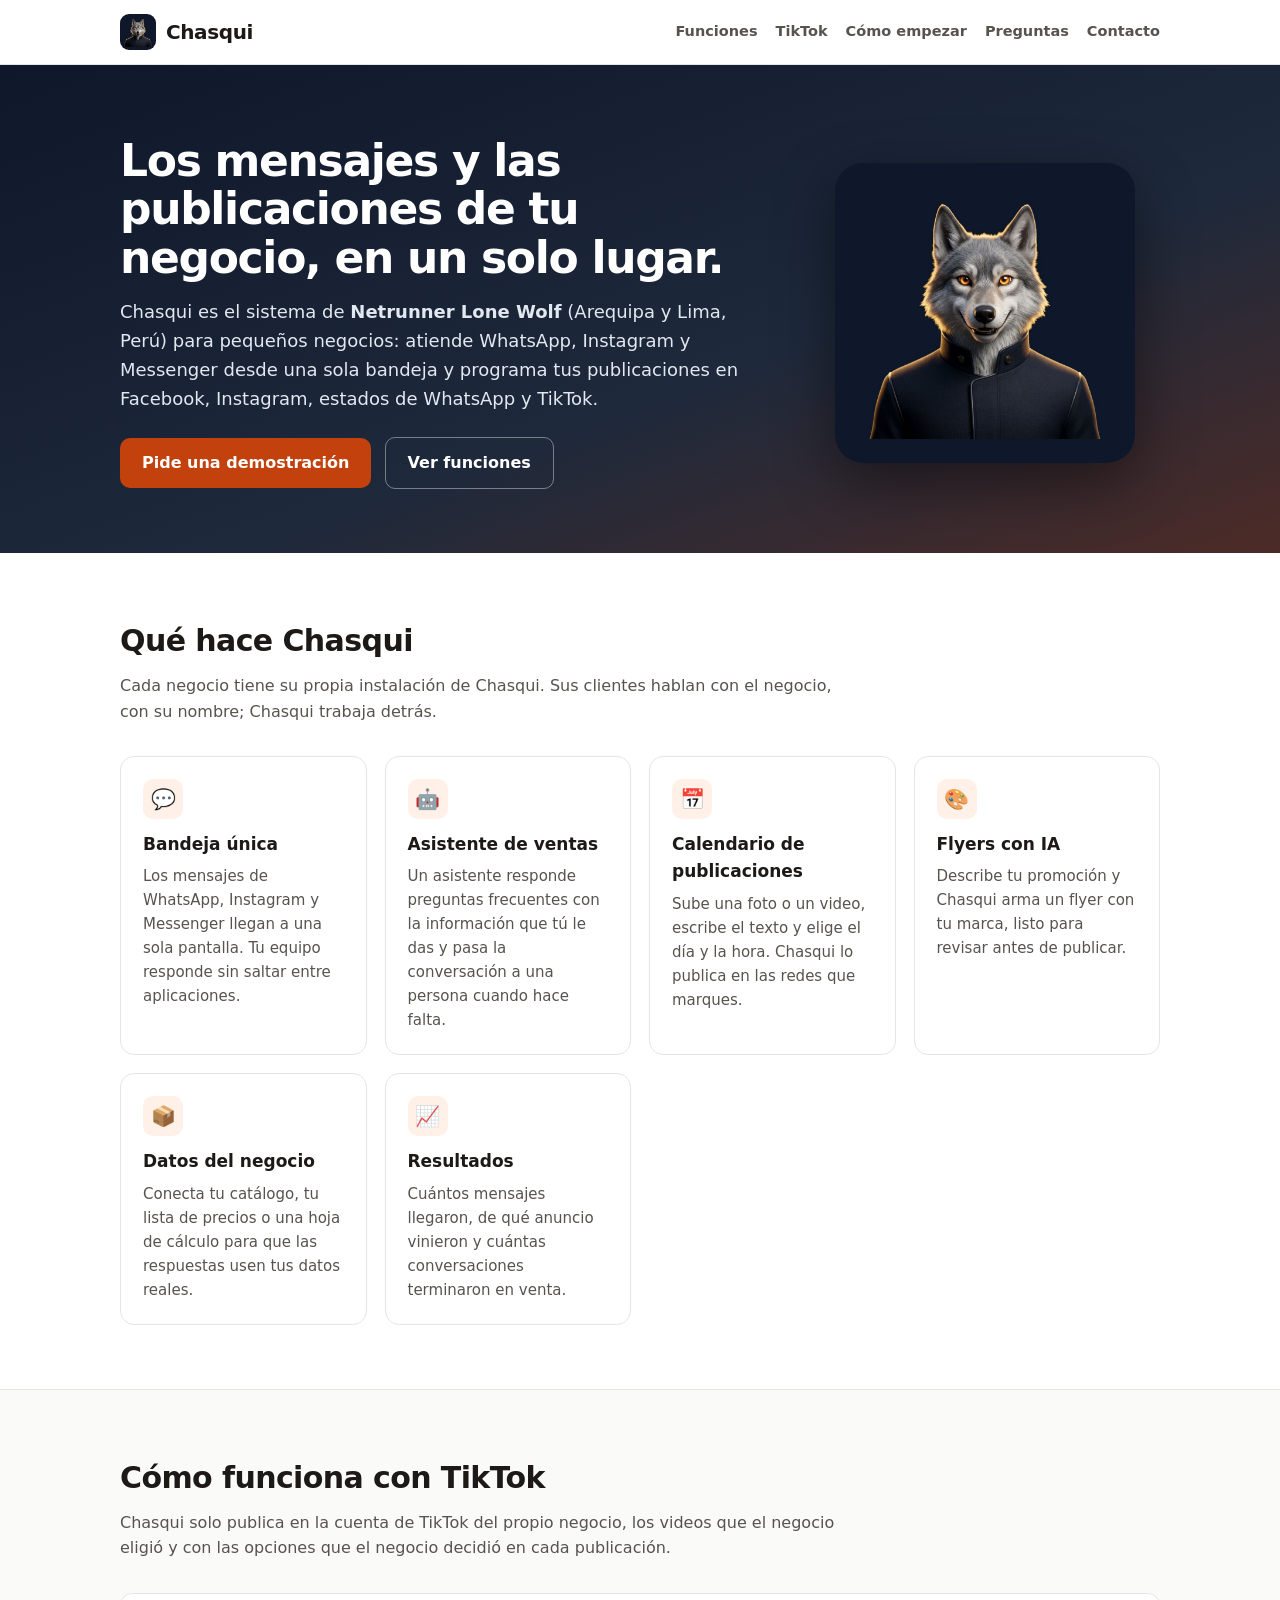
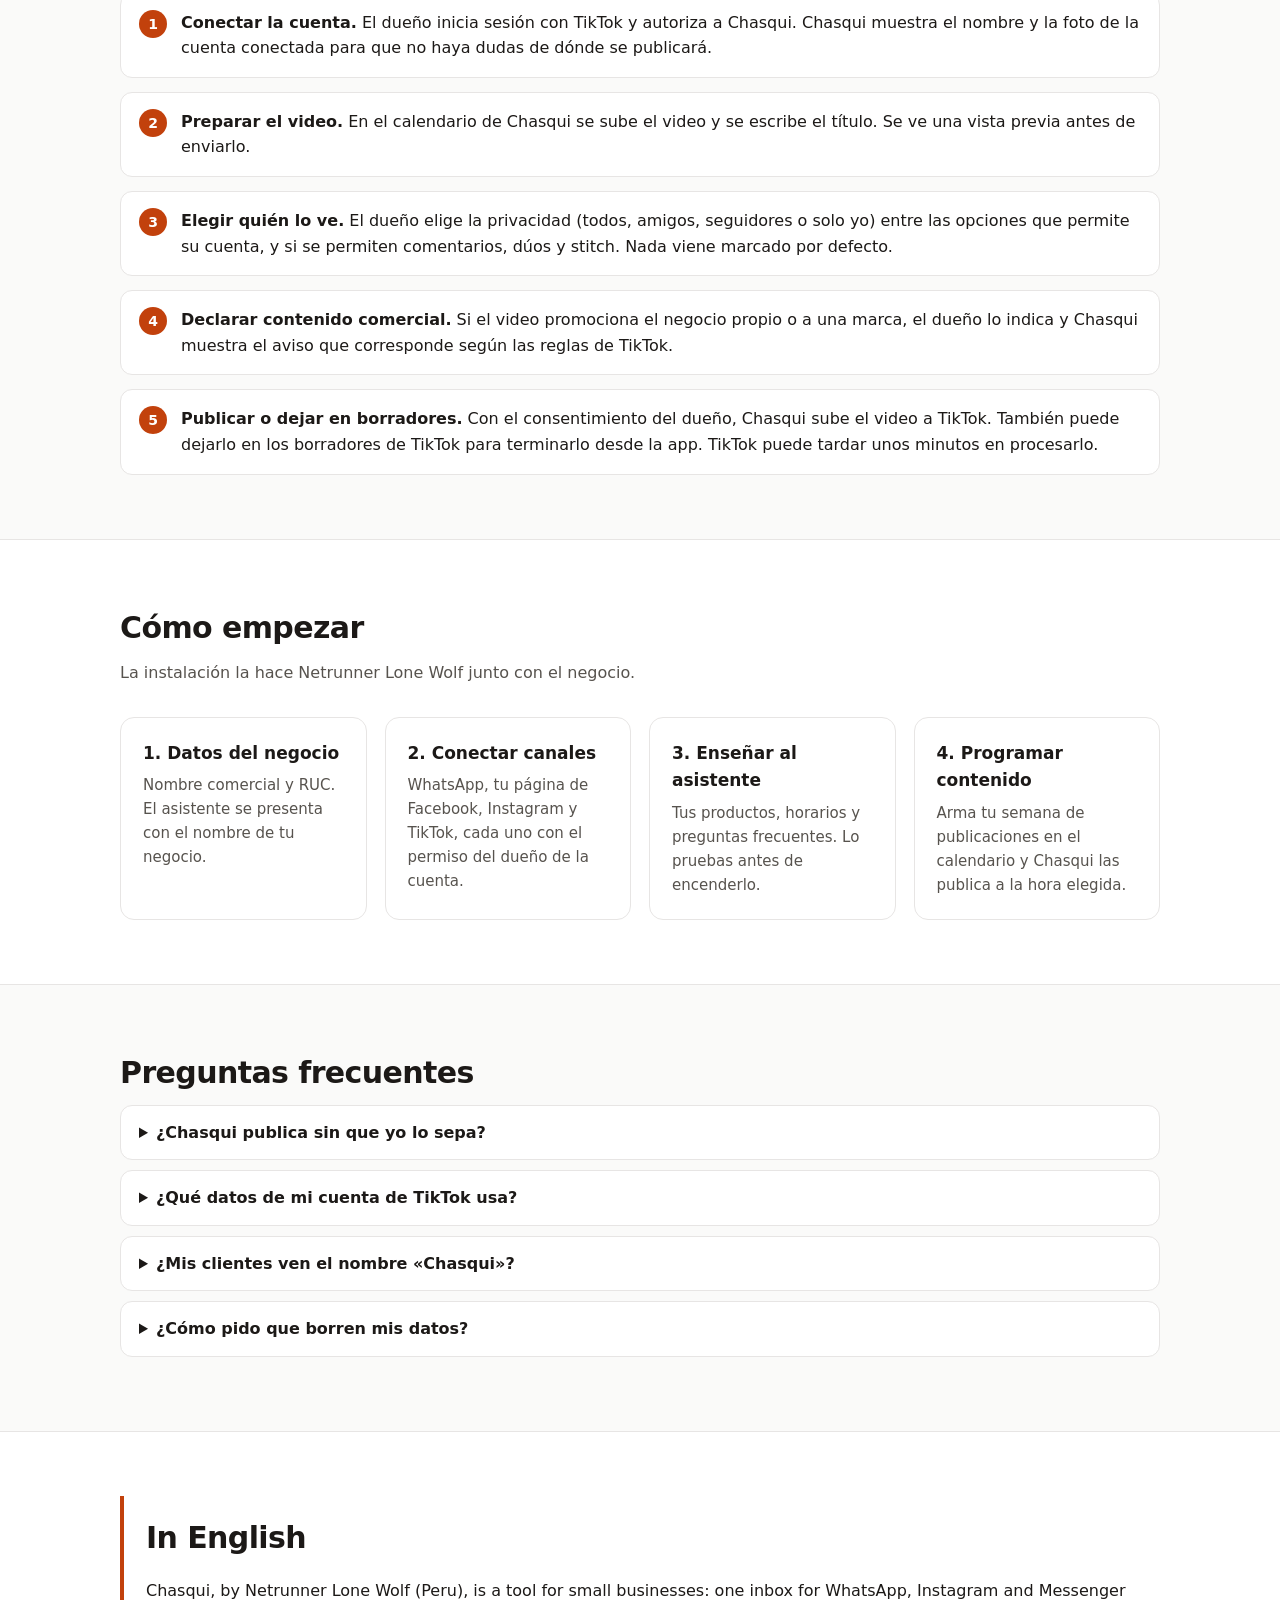
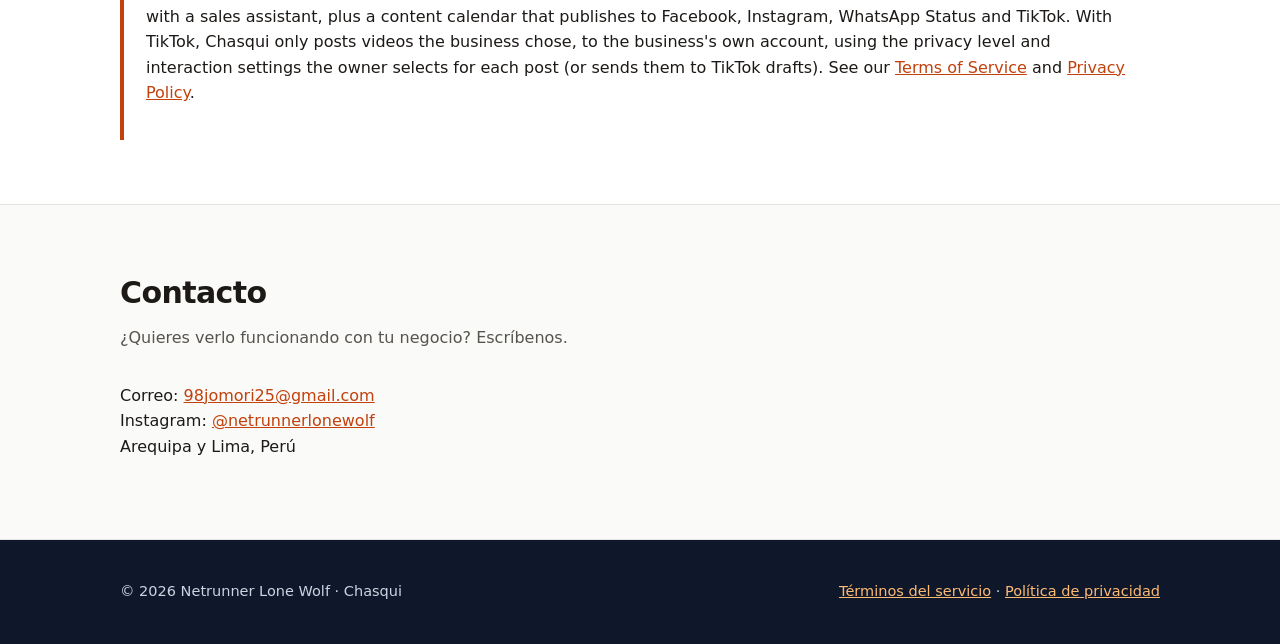
<file: index.html>
<!doctype html>
<html lang="es">
<head>
<meta charset="utf-8">
<meta name="viewport" content="width=device-width,initial-scale=1">
<title>Chasqui — Mensajes y publicaciones de tu negocio en un solo lugar</title>
<meta name="description" content="Chasqui, de Netrunner Lone Wolf: bandeja única de WhatsApp, Instagram y Messenger con asistente de ventas, y calendario que publica en Facebook, Instagram, estados de WhatsApp y TikTok.">
<link rel="icon" type="image/jpeg" href="icono.jpg">
<link rel="apple-touch-icon" href="icono.jpg">
<link rel="stylesheet" href="estilo.css">
</head>
<body>
<header class="top"><div class="wrap">
  <a class="logo" href="index.html"><img src="icono.jpg" alt="">Chasqui</a>
  <nav class="menu">
    <a href="#funciones">Funciones</a>
    <a href="#tiktok">TikTok</a>
    <a href="#como">Cómo empezar</a>
    <a href="#preguntas">Preguntas</a>
    <a href="#contacto">Contacto</a>
  </nav>
</div></header>

<div class="hero"><div class="wrap">
  <div>
    <h1>Los mensajes y las publicaciones de tu negocio, en un solo lugar.</h1>
    <p>Chasqui es el sistema de <strong>Netrunner Lone Wolf</strong> (Arequipa y Lima, Perú) para pequeños negocios: atiende WhatsApp, Instagram y Messenger desde una sola bandeja y programa tus publicaciones en Facebook, Instagram, estados de WhatsApp y TikTok.</p>
    <a class="btn" href="#contacto">Pide una demostración</a>
    <a class="btn ghost" href="#funciones">Ver funciones</a>
  </div>
  <img src="icono.jpg" alt="Logo de Chasqui: un lobo">
</div></div>

<section id="funciones"><div class="wrap">
  <h2>Qué hace Chasqui</h2>
  <p class="lead">Cada negocio tiene su propia instalación de Chasqui. Sus clientes hablan con el negocio, con su nombre; Chasqui trabaja detrás.</p>
  <div class="grid">
    <div class="card"><span class="icon">💬</span><h3>Bandeja única</h3><p>Los mensajes de WhatsApp, Instagram y Messenger llegan a una sola pantalla. Tu equipo responde sin saltar entre aplicaciones.</p></div>
    <div class="card"><span class="icon">🤖</span><h3>Asistente de ventas</h3><p>Un asistente responde preguntas frecuentes con la información que tú le das y pasa la conversación a una persona cuando hace falta.</p></div>
    <div class="card"><span class="icon">📅</span><h3>Calendario de publicaciones</h3><p>Sube una foto o un video, escribe el texto y elige el día y la hora. Chasqui lo publica en las redes que marques.</p></div>
    <div class="card"><span class="icon">🎨</span><h3>Flyers con IA</h3><p>Describe tu promoción y Chasqui arma un flyer con tu marca, listo para revisar antes de publicar.</p></div>
    <div class="card"><span class="icon">📦</span><h3>Datos del negocio</h3><p>Conecta tu catálogo, tu lista de precios o una hoja de cálculo para que las respuestas usen tus datos reales.</p></div>
    <div class="card"><span class="icon">📈</span><h3>Resultados</h3><p>Cuántos mensajes llegaron, de qué anuncio vinieron y cuántas conversaciones terminaron en venta.</p></div>
  </div>
</div></section>

<section id="tiktok" class="alt"><div class="wrap">
  <h2>Cómo funciona con TikTok</h2>
  <p class="lead">Chasqui solo publica en la cuenta de TikTok del propio negocio, los videos que el negocio eligió y con las opciones que el negocio decidió en cada publicación.</p>
  <ol class="steps">
    <li><strong>Conectar la cuenta.</strong> El dueño inicia sesión con TikTok y autoriza a Chasqui. Chasqui muestra el nombre y la foto de la cuenta conectada para que no haya dudas de dónde se publicará.</li>
    <li><strong>Preparar el video.</strong> En el calendario de Chasqui se sube el video y se escribe el título. Se ve una vista previa antes de enviarlo.</li>
    <li><strong>Elegir quién lo ve.</strong> El dueño elige la privacidad (todos, amigos, seguidores o solo yo) entre las opciones que permite su cuenta, y si se permiten comentarios, dúos y stitch. Nada viene marcado por defecto.</li>
    <li><strong>Declarar contenido comercial.</strong> Si el video promociona el negocio propio o a una marca, el dueño lo indica y Chasqui muestra el aviso que corresponde según las reglas de TikTok.</li>
    <li><strong>Publicar o dejar en borradores.</strong> Con el consentimiento del dueño, Chasqui sube el video a TikTok. También puede dejarlo en los borradores de TikTok para terminarlo desde la app. TikTok puede tardar unos minutos en procesarlo.</li>
  </ol>
</div></section>

<section id="como"><div class="wrap">
  <h2>Cómo empezar</h2>
  <p class="lead">La instalación la hace Netrunner Lone Wolf junto con el negocio.</p>
  <div class="grid">
    <div class="card"><h3>1. Datos del negocio</h3><p>Nombre comercial y RUC. El asistente se presenta con el nombre de tu negocio.</p></div>
    <div class="card"><h3>2. Conectar canales</h3><p>WhatsApp, tu página de Facebook, Instagram y TikTok, cada uno con el permiso del dueño de la cuenta.</p></div>
    <div class="card"><h3>3. Enseñar al asistente</h3><p>Tus productos, horarios y preguntas frecuentes. Lo pruebas antes de encenderlo.</p></div>
    <div class="card"><h3>4. Programar contenido</h3><p>Arma tu semana de publicaciones en el calendario y Chasqui las publica a la hora elegida.</p></div>
  </div>
</div></section>

<section id="preguntas" class="alt"><div class="wrap">
  <h2>Preguntas frecuentes</h2>
  <details><summary>¿Chasqui publica sin que yo lo sepa?</summary><p>No. Solo publica lo que el negocio subió y programó en su calendario, en las cuentas que el propio negocio conectó. Se puede desconectar cualquier cuenta en cualquier momento.</p></details>
  <details><summary>¿Qué datos de mi cuenta de TikTok usa?</summary><p>El identificador, el nombre y la foto del perfil para mostrar qué cuenta está conectada, las opciones de privacidad disponibles en tu cuenta y el permiso para subir los videos que tú elijas. Detalles en la <a href="privacidad.html">política de privacidad</a>.</p></details>
  <details><summary>¿Mis clientes ven el nombre «Chasqui»?</summary><p>No. Tus clientes ven el nombre de tu negocio. Chasqui es la herramienta interna.</p></details>
  <details><summary>¿Cómo pido que borren mis datos?</summary><p>Escribe a <a href="mailto:98jomori25@gmail.com">98jomori25@gmail.com</a>. Se atiende en un máximo de 30 días.</p></details>
</div></section>

<section><div class="wrap">
  <div class="en">
    <h2>In English</h2>
    <p>Chasqui, by Netrunner Lone Wolf (Peru), is a tool for small businesses: one inbox for WhatsApp, Instagram and Messenger with a sales assistant, plus a content calendar that publishes to Facebook, Instagram, WhatsApp Status and TikTok. With TikTok, Chasqui only posts videos the business chose, to the business's own account, using the privacy level and interaction settings the owner selects for each post (or sends them to TikTok drafts). See our <a href="terminos.html">Terms of Service</a> and <a href="privacidad.html">Privacy Policy</a>.</p>
  </div>
</div></section>

<section id="contacto" class="alt"><div class="wrap">
  <h2>Contacto</h2>
  <p class="lead">¿Quieres verlo funcionando con tu negocio? Escríbenos.</p>
  <p>Correo: <a href="mailto:98jomori25@gmail.com">98jomori25@gmail.com</a><br>Instagram: <a href="https://www.instagram.com/netrunnerlonewolf/">@netrunnerlonewolf</a><br>Arequipa y Lima, Perú</p>
</div></section>

<footer class="bottom"><div class="wrap">
  <div>© 2026 Netrunner Lone Wolf · Chasqui</div>
  <div><a href="terminos.html">Términos del servicio</a> · <a href="privacidad.html">Política de privacidad</a></div>
</div></footer>
</body>
</html>
</file>
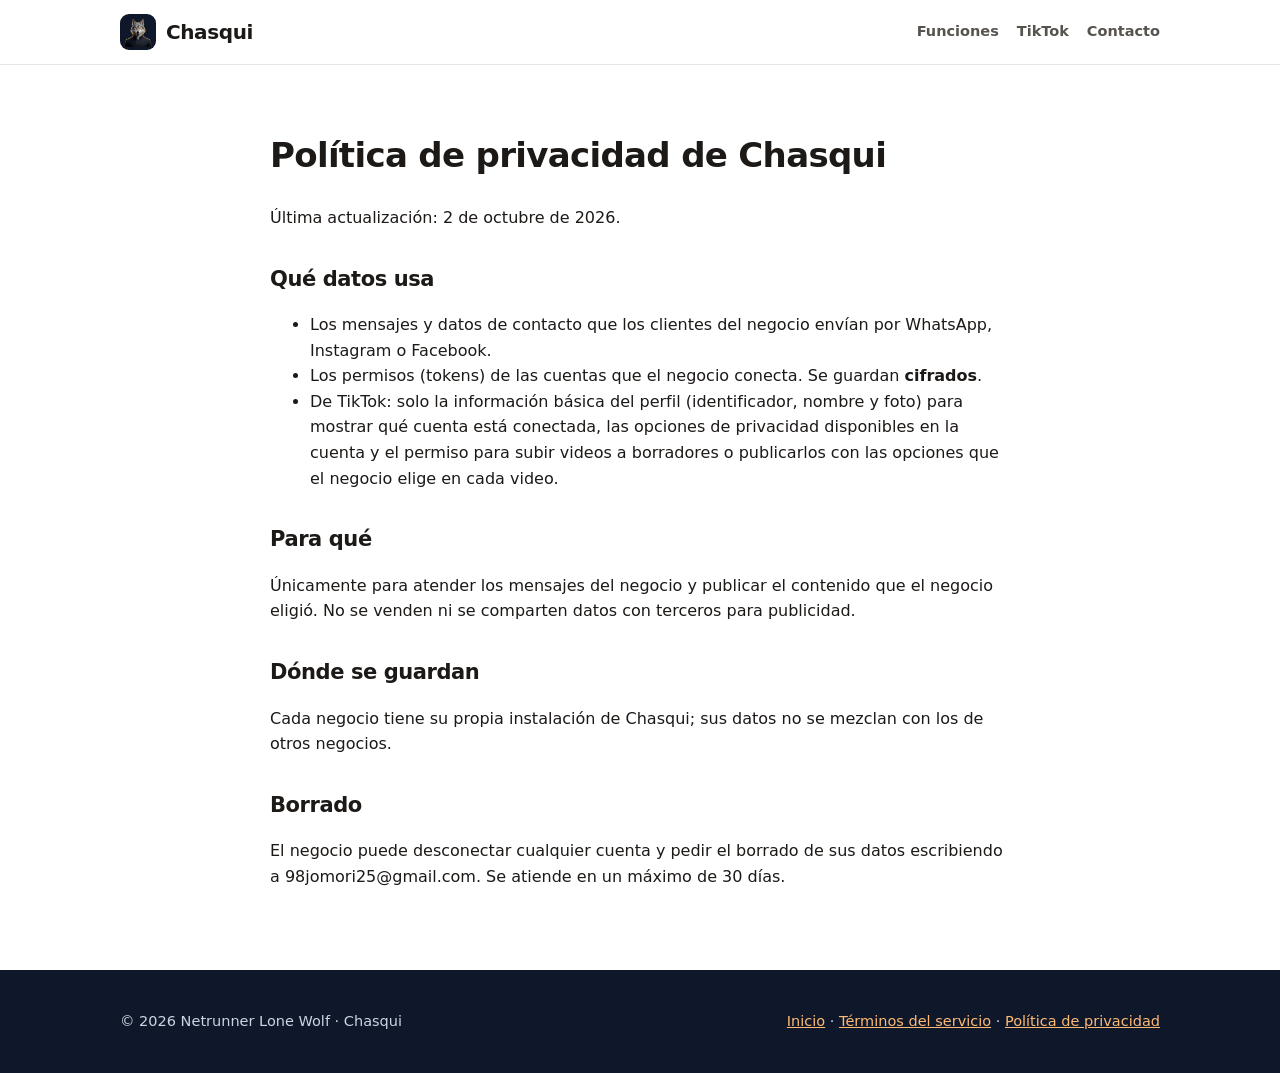
<file: privacidad.html>
<!doctype html><html lang="es"><head><meta charset="utf-8"><meta name="viewport" content="width=device-width,initial-scale=1"><title>Política de privacidad — Chasqui</title><link rel="icon" type="image/jpeg" href="icono.jpg"><link rel="apple-touch-icon" href="icono.jpg"><link rel="stylesheet" href="estilo.css"></head><body>
<header class="top"><div class="wrap"><a class="logo" href="index.html"><img src="icono.jpg" alt="">Chasqui</a><nav class="menu"><a href="index.html#funciones">Funciones</a><a href="index.html#tiktok">TikTok</a><a href="index.html#contacto">Contacto</a></nav></div></header>
<main class="doc">
<h1>Política de privacidad de Chasqui</h1>
<p>Última actualización: 2 de octubre de 2026.</p>
<h2>Qué datos usa</h2>
<ul><li>Los mensajes y datos de contacto que los clientes del negocio envían por WhatsApp, Instagram o Facebook.</li>
<li>Los permisos (tokens) de las cuentas que el negocio conecta. Se guardan <strong>cifrados</strong>.</li>
<li>De TikTok: solo la información básica del perfil (identificador, nombre y foto) para mostrar qué cuenta está conectada, las opciones de privacidad disponibles en la cuenta y el permiso para subir videos a borradores o publicarlos con las opciones que el negocio elige en cada video.</li></ul>
<h2>Para qué</h2>
<p>Únicamente para atender los mensajes del negocio y publicar el contenido que el negocio eligió. No se venden ni se comparten datos con terceros para publicidad.</p>
<h2>Dónde se guardan</h2>
<p>Cada negocio tiene su propia instalación de Chasqui; sus datos no se mezclan con los de otros negocios.</p>
<h2>Borrado</h2>
<p>El negocio puede desconectar cualquier cuenta y pedir el borrado de sus datos escribiendo a 98jomori25@gmail.com. Se atiende en un máximo de 30 días.</p>
</main>
<footer class="bottom"><div class="wrap"><div>© 2026 Netrunner Lone Wolf · Chasqui</div><div><a href="index.html">Inicio</a> · <a href="terminos.html">Términos del servicio</a> · <a href="privacidad.html">Política de privacidad</a></div></div></footer></body></html>
</file>
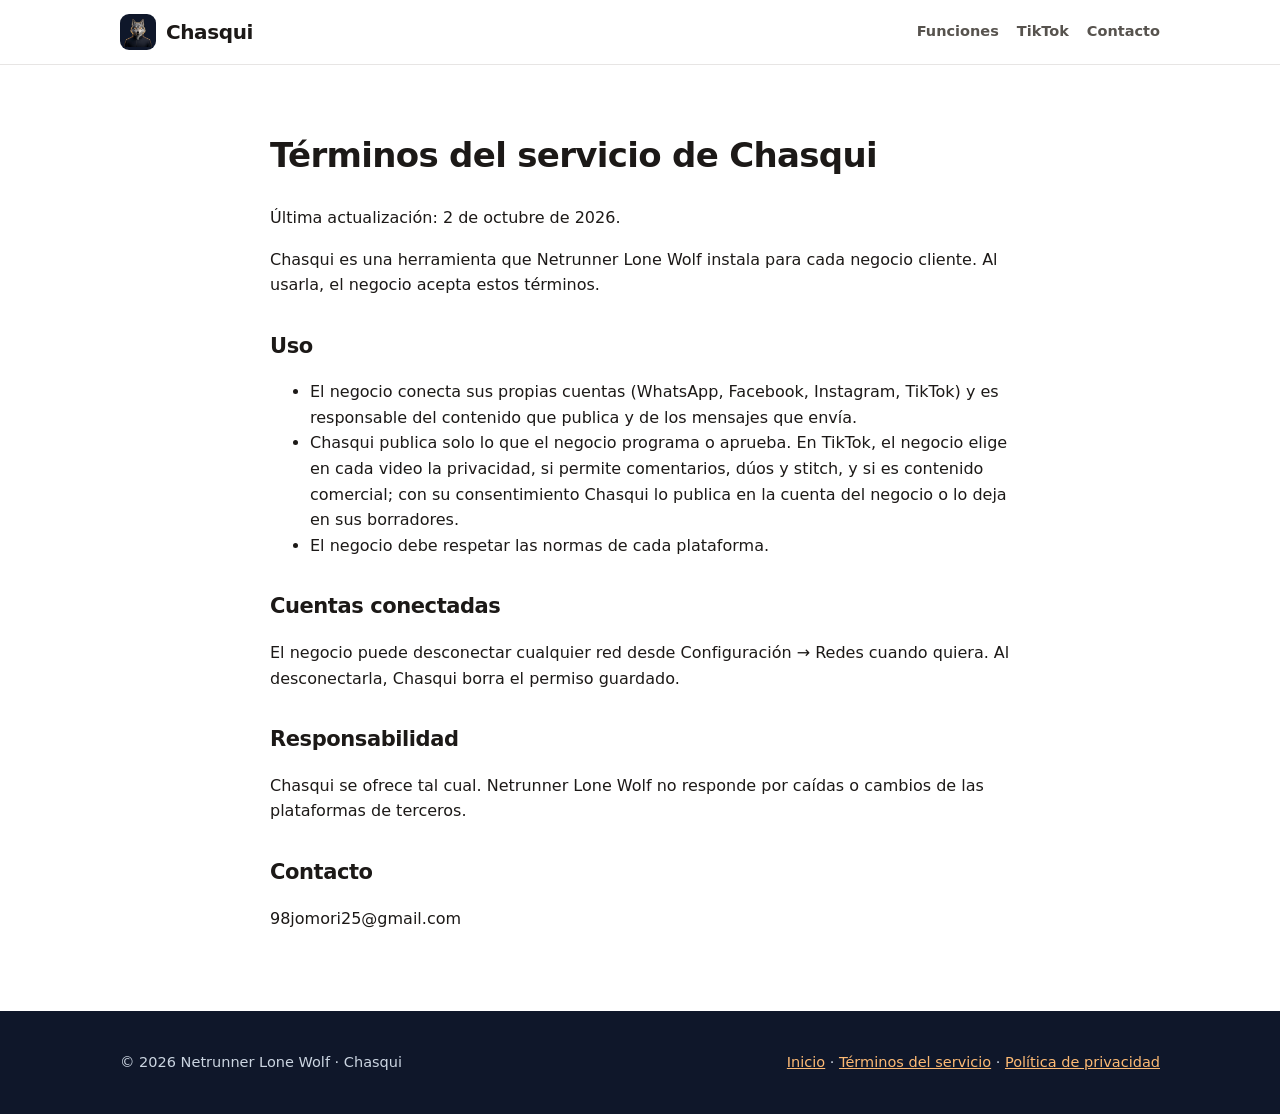
<file: terminos.html>
<!doctype html><html lang="es"><head><meta charset="utf-8"><meta name="viewport" content="width=device-width,initial-scale=1"><title>Términos del servicio — Chasqui</title><link rel="icon" type="image/jpeg" href="icono.jpg"><link rel="apple-touch-icon" href="icono.jpg"><link rel="stylesheet" href="estilo.css"></head><body>
<header class="top"><div class="wrap"><a class="logo" href="index.html"><img src="icono.jpg" alt="">Chasqui</a><nav class="menu"><a href="index.html#funciones">Funciones</a><a href="index.html#tiktok">TikTok</a><a href="index.html#contacto">Contacto</a></nav></div></header>
<main class="doc">
<h1>Términos del servicio de Chasqui</h1>
<p>Última actualización: 2 de octubre de 2026.</p>
<p>Chasqui es una herramienta que Netrunner Lone Wolf instala para cada negocio cliente. Al usarla, el negocio acepta estos términos.</p>
<h2>Uso</h2>
<ul><li>El negocio conecta sus propias cuentas (WhatsApp, Facebook, Instagram, TikTok) y es responsable del contenido que publica y de los mensajes que envía.</li>
<li>Chasqui publica solo lo que el negocio programa o aprueba. En TikTok, el negocio elige en cada video la privacidad, si permite comentarios, dúos y stitch, y si es contenido comercial; con su consentimiento Chasqui lo publica en la cuenta del negocio o lo deja en sus borradores.</li>
<li>El negocio debe respetar las normas de cada plataforma.</li></ul>
<h2>Cuentas conectadas</h2>
<p>El negocio puede desconectar cualquier red desde Configuración → Redes cuando quiera. Al desconectarla, Chasqui borra el permiso guardado.</p>
<h2>Responsabilidad</h2>
<p>Chasqui se ofrece tal cual. Netrunner Lone Wolf no responde por caídas o cambios de las plataformas de terceros.</p>
<h2>Contacto</h2><p>98jomori25@gmail.com</p>
</main>
<footer class="bottom"><div class="wrap"><div>© 2026 Netrunner Lone Wolf · Chasqui</div><div><a href="index.html">Inicio</a> · <a href="terminos.html">Términos del servicio</a> · <a href="privacidad.html">Política de privacidad</a></div></div></footer></body></html>
</file>
<file: estilo.css>
:root{--fg:#1c1917;--muted:#57534e;--line:#e7e5e4;--bg:#fff;--soft:#fafaf9;--brand:#c2410c;--brand-soft:#fff1e8;--dark:#0f172a}
*{box-sizing:border-box}
html{scroll-behavior:smooth}
body{margin:0;font-family:system-ui,-apple-system,"Segoe UI",Roboto,sans-serif;line-height:1.6;color:var(--fg);background:var(--bg)}
a{color:var(--brand)}
.wrap{max-width:1080px;margin:0 auto;padding:0 20px}
header.top{position:sticky;top:0;z-index:5;background:rgba(255,255,255,.92);backdrop-filter:blur(8px);border-bottom:1px solid var(--line)}
header.top .wrap{display:flex;align-items:center;justify-content:space-between;gap:16px;height:64px}
.logo{display:flex;align-items:center;gap:10px;font-weight:800;font-size:20px;color:var(--fg);text-decoration:none;letter-spacing:-.02em}
.logo img{width:36px;height:36px;border-radius:9px}
nav.menu{display:flex;gap:18px;flex-wrap:wrap}
nav.menu a{color:var(--muted);text-decoration:none;font-size:14.5px;font-weight:600}
nav.menu a:hover{color:var(--brand)}
.hero{background:linear-gradient(160deg,var(--dark) 0%,#1e293b 60%,#7c2d12 140%);color:#fff;padding:72px 0 64px}
.hero .wrap{display:grid;grid-template-columns:1.3fr .7fr;gap:40px;align-items:center}
.hero h1{font-size:44px;line-height:1.1;margin:0 0 16px;letter-spacing:-.03em}
.hero p{font-size:18px;color:#e2e8f0;margin:0 0 24px}
.hero img{width:100%;max-width:300px;border-radius:28px;box-shadow:0 20px 60px rgba(0,0,0,.45);justify-self:center}
.btn{display:inline-block;background:var(--brand);color:#fff;text-decoration:none;font-weight:700;padding:12px 22px;border-radius:10px}
.btn.ghost{background:transparent;border:1px solid rgba(255,255,255,.4);margin-left:8px}
section{padding:64px 0;border-bottom:1px solid var(--line)}
section.alt{background:var(--soft)}
h2{font-size:30px;letter-spacing:-.02em;margin:0 0 8px}
.lead{color:var(--muted);margin:0 0 32px;max-width:720px}
.grid{display:grid;grid-template-columns:repeat(auto-fit,minmax(240px,1fr));gap:18px}
.card{background:#fff;border:1px solid var(--line);border-radius:14px;padding:22px}
.card h3{margin:0 0 6px;font-size:17px}
.card p{margin:0;color:var(--muted);font-size:15px}
.icon{display:inline-flex;width:40px;height:40px;border-radius:10px;background:var(--brand-soft);align-items:center;justify-content:center;font-size:20px;margin-bottom:12px}
ol.steps{counter-reset:s;list-style:none;padding:0;margin:0;display:grid;gap:14px}
ol.steps li{counter-increment:s;background:#fff;border:1px solid var(--line);border-radius:12px;padding:16px 18px 16px 60px;position:relative}
ol.steps li::before{content:counter(s);position:absolute;left:18px;top:16px;width:28px;height:28px;border-radius:50%;background:var(--brand);color:#fff;font-weight:700;display:flex;align-items:center;justify-content:center;font-size:14px}
details{background:#fff;border:1px solid var(--line);border-radius:12px;padding:14px 18px;margin-bottom:10px}
summary{font-weight:700;cursor:pointer}
.en{border-left:4px solid var(--brand);background:#fff;padding:18px 22px;border-radius:0 12px 12px 0}
footer.bottom{background:var(--dark);color:#cbd5e1;padding:40px 0;font-size:14.5px}
footer.bottom .wrap{display:flex;justify-content:space-between;gap:24px;flex-wrap:wrap}
footer.bottom a{color:#fdba74}
.doc{max-width:780px;margin:0 auto;padding:40px 20px 64px}
.doc h1{font-size:34px;letter-spacing:-.02em;color:var(--fg)}
.doc h2{font-size:21px;margin-top:32px}
@media (max-width:760px){.hero .wrap{grid-template-columns:1fr}.hero h1{font-size:34px}.hero img{max-width:180px}nav.menu{display:none}.btn.ghost{margin:10px 0 0}}
</file>
